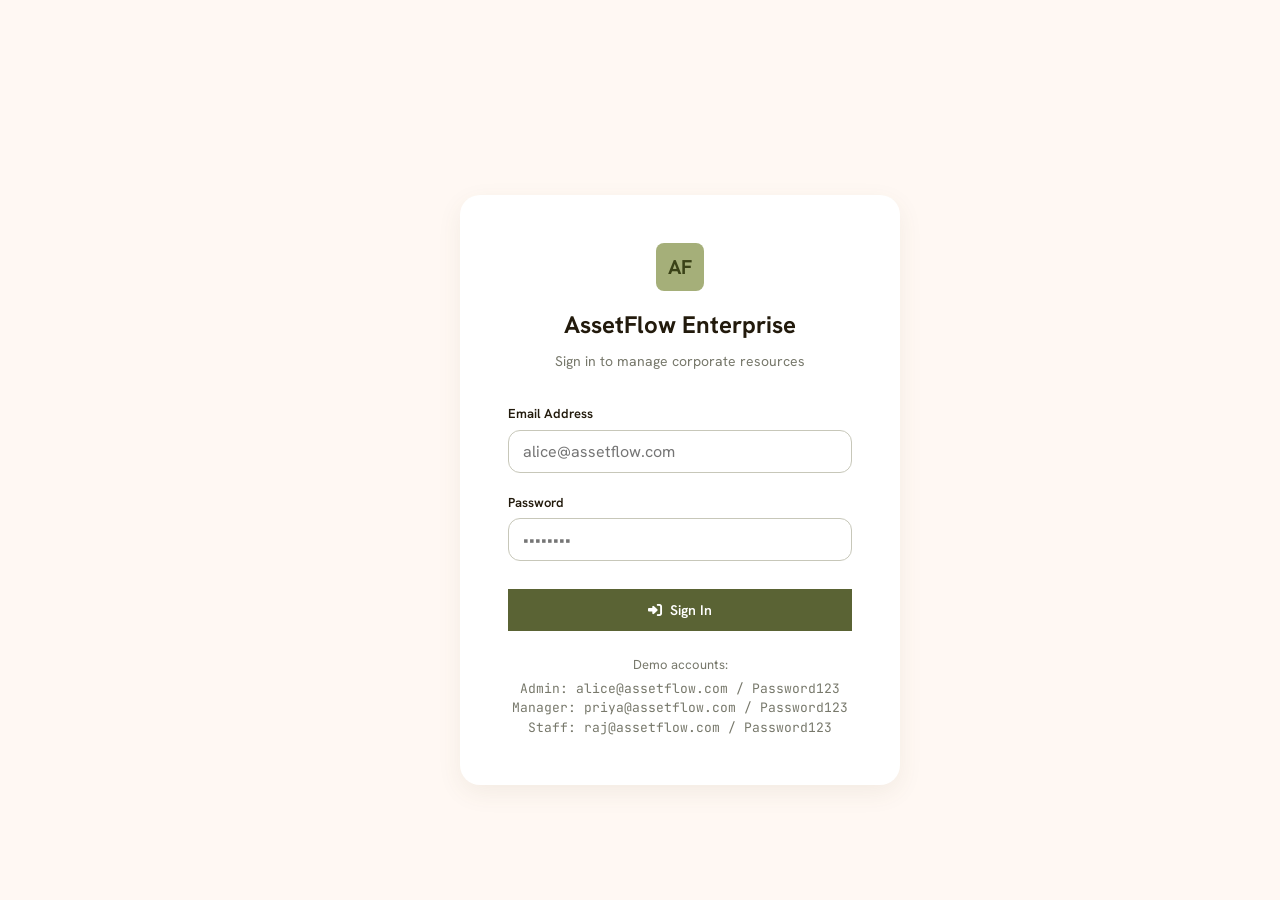
<file: static/index.html>
<!DOCTYPE html>
<html lang="en">

<head>
    <meta charset="UTF-8">
    <meta name="viewport" content="width=device-width, initial-scale=1.0">
    <title>AssetFlow Enterprise - Asset & Resource Management System</title>
    <!-- Style Sheets -->
    <link rel="stylesheet" href="/static/css/styles.css">
    <!-- FontAwesome Icons -->
    <link rel="stylesheet" href="https://cdnjs.cloudflare.com/ajax/libs/font-awesome/6.4.0/css/all.min.css">
</head>

<body>
    <!-- App Container -->
    <div id="app-layout">
        <!-- Sidebar Navigation -->
        <aside id="sidebar" style="display: none;">
            <div class="sidebar-header">
                <div class="logo-icon">AF</div>
                <div class="logo-text">AssetFlow</div>
            </div>
            <nav class="sidebar-nav">
                <a href="#/dashboard" class="nav-item active" data-route="dashboard">
                    <i class="fa-solid fa-chart-line"></i>
                    <span>Dashboard</span>
                </a>
                <a href="#/assets" class="nav-item" data-route="assets">
                    <i class="fa-solid fa-boxes-stacked"></i>
                    <span>Asset Registry</span>
                </a>
                <a href="#/allocations" class="nav-item" data-route="allocations">
                    <i class="fa-solid fa-right-left"></i>
                    <span>Allocations</span>
                </a>
                <a href="#/bookings" class="nav-item" data-route="bookings">
                    <i class="fa-solid fa-calendar-check"></i>
                    <span>Bookings</span>
                </a>
                <a href="#/maintenance" class="nav-item" data-route="maintenance">
                    <i class="fa-solid fa-screwdriver-wrench"></i>
                    <span>Maintenance</span>
                </a>
                <a href="#/audits" class="nav-item" data-route="audits">
                    <i class="fa-solid fa-clipboard-check"></i>
                    <span>Audit</span>
                </a>
                <a href="#/reports" class="nav-item" data-route="reports">
                    <i class="fa-solid fa-chart-pie"></i>
                    <span>Reports</span>
                </a>
                <a href="#/org" class="nav-item" data-route="org">
                    <i class="fa-solid fa-sitemap"></i>
                    <span>Organization</span>
                </a>
                <a href="#/logs" class="nav-item" data-route="logs">
                    <i class="fa-solid fa-clock-rotate-left"></i>
                    <span>Notification</span>
                </a>
            </nav>
            <div class="sidebar-footer" id="sidebar-user-profile">
                <div class="user-avatar" id="profile-avatar">??</div>
                <div class="user-info">
                    <div class="user-name" id="profile-name">Guest User</div>
                    <div class="user-role" id="profile-role">LOADING</div>
                </div>
            </div>
        </aside>

        <!-- Main Content Area -->
        <div id="main-container">
            <!-- Header Top Bar -->
            <header id="top-bar" style="display: none;">
                <h1 class="page-title" id="page-title-label">Dashboard</h1>
                <div class="top-bar-actions">
                    <div class="notification-badge" id="btn-notifications-view" onclick="window.location.hash='#/logs'">
                        <i class="fa-regular fa-bell fa-lg"></i>
                        <div class="badge-dot" id="unread-notifications-dot" style="display: none;"></div>
                    </div>
                    <button class="btn btn-outline" id="btn-logout" style="padding: 6px 12px; font-size: 13px;">
                        <i class="fa-solid fa-arrow-right-from-bracket"></i> Logout
                    </button>
                </div>
            </header>

            <!-- Content Canvas -->
            <main id="content-canvas">
                <div
                    style="display: flex; flex-direction: column; align-items: center; justify-content: center; height: 100%;">
                    <i class="fa-solid fa-spinner fa-spin fa-2xl"
                        style="color: var(--primary); margin-bottom: 16px;"></i>
                    <p style="font-weight: 500; color: var(--outline);">Booting AssetFlow ERP...</p>
                </div>
            </main>
        </div>
    </div>

    <!-- Generic Modal Overlay Container -->
    <div class="modal-overlay" id="modal-container-overlay">
        <div class="modal-container">
            <div class="modal-header">
                <h3 class="modal-title" id="global-modal-title">Modal Title</h3>
                <button class="modal-close" id="global-modal-close-btn">&times;</button>
            </div>
            <div class="modal-body" id="global-modal-body-content">
                <!-- Injected Form or Info -->
            </div>
            <div class="modal-footer" id="global-modal-footer-actions">
                <button class="btn btn-outline" id="global-modal-cancel">Cancel</button>
                <button class="btn btn-primary" id="global-modal-submit">Submit</button>
            </div>
        </div>
    </div>

    <!-- Toast Notifications -->
    <div id="toast-container"></div>

    <!-- App Orchestration Script -->
    <script type="module" src="/static/js/app.js"></script>
</body>

</html>
</file>
<file: static/css/styles.css>
/* Import Google Fonts */
@import url('https://fonts.googleapis.com/css2?family=Hanken+Grotesk:wght@300;400;500;600;700;800&family=JetBrains+Mono:wght@400;500;600;700&display=swap');

:root {
    /* Color Palette */
    --background: #fff8f3;
    --on-background: #221a0c;
    --surface: #ffffff;
    --surface-dim: #e8d8c1;
    --surface-container-low: #fff2e1;
    --surface-container: #fcecd4;
    --surface-container-high: #f7e6ce;
    --surface-container-highest: #f1e0c9;
    
    --primary: #5a6334;
    --on-primary: #ffffff;
    --primary-container: #a5af79;
    --on-primary-container: #3a4217;
    
    --secondary: #6c5d36;
    --on-secondary: #ffffff;
    --secondary-container: #f4deac;
    
    --tertiary: #895032;
    --on-tertiary: #ffffff;
    --tertiary-container: #e09976;
    
    --error: #ba1a1a;
    --on-error: #ffffff;
    --error-container: #ffdad6;
    --on-error-container: #93000a;
    
    --outline: #77786b;
    --outline-variant: #c7c7b9;
    
    --status-active: #A5AF79;
    --status-error: #D97B7B;
    --status-inactive: #D1C7B7;
    
    /* Typography */
    --font-sans: 'Hanken Grotesk', sans-serif;
    --font-mono: 'JetBrains Mono', monospace;
    
    /* Shapes & Spacing */
    --radius-sm: 8px;
    --radius-md: 12px;
    --radius-lg: 16px;
    --radius-xl: 20px;
    --radius-pill: 9999px;
    
    --spacing-base: 8px;
    --sidebar-width: 260px;
    --transition-fast: 0.15s ease;
    --transition-normal: 0.25s cubic-bezier(0.4, 0, 0.2, 1);
    
    /* Shadows */
    --shadow-soft: 0 4px 12px rgba(108, 93, 54, 0.05);
    --shadow-medium: 0 8px 24px rgba(108, 93, 54, 0.08);
    --shadow-modal: 0 16px 40px rgba(34, 26, 12, 0.15);
}

/* Reset */
* {
    box-sizing: border-box;
    margin: 0;
    padding: 0;
}

body {
    font-family: var(--font-sans);
    background-color: var(--background);
    color: var(--on-background);
    height: 100vh;
    overflow: hidden;
    line-height: 1.5;
    -webkit-font-smoothing: antialiased;
}

button, input, select, textarea {
    font-family: inherit;
    font-size: inherit;
    color: inherit;
}

/* Layout Shell */
#app-layout {
    display: flex;
    height: 100vh;
    width: 100vw;
}

/* Sidebar Styling */
#sidebar {
    width: var(--sidebar-width);
    background-color: var(--secondary);
    color: #FDF9F3;
    display: flex;
    flex-direction: column;
    flex-shrink: 0;
    height: 100%;
    z-index: 10;
    transition: var(--transition-normal);
    box-shadow: 4px 0 20px rgba(0, 0, 0, 0.05);
}

.sidebar-header {
    padding: 24px;
    display: flex;
    align-items: center;
    gap: 12px;
    border-bottom: 1px solid rgba(255, 255, 255, 0.08);
}

.logo-icon {
    width: 32px;
    height: 32px;
    background-color: var(--primary-container);
    border-radius: var(--radius-sm);
    display: flex;
    align-items: center;
    justify-content: center;
    font-weight: 700;
    color: var(--on-primary-container);
}

.logo-text {
    font-size: 20px;
    font-weight: 700;
    letter-spacing: -0.02em;
    color: #FFFFFF;
}

.sidebar-nav {
    flex-grow: 1;
    overflow-y: auto;
    padding: 20px 16px;
    display: flex;
    flex-direction: column;
    gap: 6px;
}

.nav-item {
    display: flex;
    align-items: center;
    gap: 12px;
    padding: 12px 16px;
    text-decoration: none;
    color: rgba(255, 255, 255, 0.7);
    font-weight: 500;
    border-radius: var(--radius-md);
    cursor: pointer;
    transition: var(--transition-fast);
}

.nav-item i {
    font-size: 18px;
    width: 20px;
    text-align: center;
}

.nav-item:hover {
    background-color: rgba(255, 255, 255, 0.05);
    color: #FFFFFF;
}

.nav-item.active {
    background-color: var(--primary-container);
    color: var(--on-primary-container);
    font-weight: 600;
}

.sidebar-footer {
    padding: 16px 24px;
    border-top: 1px solid rgba(255, 255, 255, 0.08);
    display: flex;
    align-items: center;
    gap: 12px;
    cursor: pointer;
}

.user-avatar {
    width: 36px;
    height: 36px;
    background-color: var(--tertiary-container);
    color: var(--on-primary-container);
    border-radius: var(--radius-pill);
    display: flex;
    align-items: center;
    justify-content: center;
    font-weight: 600;
    font-size: 14px;
}

.user-info {
    display: flex;
    flex-direction: column;
    overflow: hidden;
}

.user-name {
    font-size: 14px;
    font-weight: 600;
    white-space: nowrap;
    overflow: hidden;
    text-overflow: ellipsis;
}

.user-role {
    font-size: 11px;
    color: rgba(255, 255, 255, 0.5);
    font-family: var(--font-mono);
    text-transform: uppercase;
}

/* Main Content Area */
#main-container {
    flex-grow: 1;
    display: flex;
    flex-direction: column;
    height: 100%;
    overflow: hidden;
    background-color: var(--background);
}

#top-bar {
    height: 70px;
    background-color: var(--surface);
    border-bottom: 1px solid var(--outline-variant);
    display: flex;
    align-items: center;
    justify-content: space-between;
    padding: 0 40px;
    flex-shrink: 0;
}

.page-title {
    font-size: 24px;
    font-weight: 700;
    letter-spacing: -0.01em;
}

.top-bar-actions {
    display: flex;
    align-items: center;
    gap: 16px;
}

.notification-badge {
    position: relative;
    cursor: pointer;
    padding: 8px;
    border-radius: var(--radius-pill);
    transition: var(--transition-fast);
}

.notification-badge:hover {
    background-color: var(--surface-container);
}

.badge-dot {
    position: absolute;
    top: 6px;
    right: 6px;
    width: 8px;
    height: 8px;
    background-color: var(--error);
    border-radius: 50%;
}

#content-canvas {
    flex-grow: 1;
    padding: 40px;
    overflow-y: auto;
}

/* Page Components */
.kpi-grid {
    display: grid;
    grid-template-columns: repeat(auto-fit, minmax(180px, 1fr));
    gap: 24px;
    margin-bottom: 32px;
}

.kpi-card {
    background-color: var(--surface);
    padding: 24px;
    border-radius: var(--radius-lg);
    box-shadow: var(--shadow-soft);
    display: flex;
    flex-direction: column;
    gap: 8px;
    position: relative;
    overflow: hidden;
}

.kpi-card::before {
    content: '';
    position: absolute;
    top: 0;
    left: 0;
    width: 4px;
    height: 100%;
    background-color: var(--primary);
}

.kpi-card.accent::before {
    background-color: var(--tertiary);
}

.kpi-label {
    font-size: 13px;
    font-family: var(--font-mono);
    color: var(--outline);
    text-transform: uppercase;
    letter-spacing: 0.05em;
}

.kpi-value {
    font-size: 32px;
    font-weight: 700;
    color: var(--on-background);
}

/* Section Cards */
.card {
    background-color: var(--surface);
    border-radius: var(--radius-xl);
    padding: 32px;
    box-shadow: var(--shadow-soft);
    margin-bottom: 24px;
}

.card-header {
    display: flex;
    justify-content: space-between;
    align-items: center;
    margin-bottom: 24px;
}

.card-title {
    font-size: 18px;
    font-weight: 600;
}

/* UI Interactive Elements */
.btn {
    display: inline-flex;
    align-items: center;
    justify-content: center;
    gap: 8px;
    padding: 10px 20px;
    border-radius: var(--radius-btn);
    font-weight: 600;
    font-size: 14px;
    border: none;
    cursor: pointer;
    transition: var(--transition-fast);
    text-decoration: none;
}

.btn-primary {
    background-color: var(--primary);
    color: var(--on-primary);
}

.btn-primary:hover {
    background-color: #4b532b;
    transform: translateY(-1px);
}

.btn-secondary {
    background-color: var(--tertiary);
    color: var(--on-tertiary);
}

.btn-secondary:hover {
    background-color: #724227;
    transform: translateY(-1px);
}

.btn-outline {
    background-color: transparent;
    border: 1px solid var(--outline);
    color: var(--on-background);
}

.btn-outline:hover {
    background-color: var(--surface-container-low);
}

.btn-text {
    background-color: transparent;
    color: var(--primary);
    padding: 6px 12px;
}

.btn-text:hover {
    background-color: rgba(90, 99, 52, 0.08);
}

/* Table Design */
.table-responsive {
    width: 100%;
    overflow-x: auto;
}

table.data-table {
    width: 100%;
    border-collapse: collapse;
    text-align: left;
}

table.data-table th {
    font-family: var(--font-mono);
    font-size: 12px;
    color: var(--outline);
    text-transform: uppercase;
    letter-spacing: 0.05em;
    padding: 16px 20px;
    border-bottom: 2px solid var(--outline-variant);
    font-weight: 600;
}

table.data-table td {
    padding: 16px 20px;
    border-bottom: 1px solid var(--outline-variant);
    font-size: 14px;
    vertical-align: middle;
}

table.data-table tbody tr {
    transition: var(--transition-fast);
}

table.data-table tbody tr:hover {
    background-color: rgba(90, 99, 52, 0.03);
}

/* Status Badges */
.badge {
    display: inline-flex;
    padding: 4px 10px;
    border-radius: var(--radius-pill);
    font-size: 12px;
    font-weight: 600;
    font-family: var(--font-mono);
    text-transform: uppercase;
}

.badge-available {
    background-color: #e8f5e9;
    color: #2e7d32;
}

.badge-allocated {
    background-color: #e3f2fd;
    color: #1565c0;
}

.badge-reserved {
    background-color: #fff3e0;
    color: #e65100;
}

.badge-maintenance {
    background-color: #fbe9e7;
    color: #d84315;
}

.badge-lost {
    background-color: #efebe9;
    color: #4e342e;
}

.badge-retired {
    background-color: #eceff1;
    color: #37474f;
}

/* Search and Filters */
.filter-bar {
    display: flex;
    justify-content: space-between;
    align-items: center;
    gap: 16px;
    margin-bottom: 24px;
}

.search-input-wrapper {
    position: relative;
    flex-grow: 1;
    max-width: 400px;
}

.search-input {
    width: 100%;
    padding: 10px 16px;
    padding-left: 40px;
    background-color: var(--surface-container-low);
    border: 1px solid transparent;
    border-radius: var(--radius-md);
    transition: var(--transition-fast);
    outline: none;
}

.search-input:focus {
    background-color: var(--surface);
    border-color: var(--primary);
    box-shadow: 0 0 0 3px rgba(90, 99, 52, 0.15);
}

.search-icon {
    position: absolute;
    left: 14px;
    top: 50%;
    transform: translateY(-50%);
    color: var(--outline);
}

/* Forms */
.form-grid {
    display: grid;
    grid-template-columns: repeat(auto-fit, minmax(200px, 1fr));
    gap: 20px;
    margin-bottom: 24px;
}

.form-group {
    display: flex;
    flex-direction: column;
    gap: 6px;
}

.form-group.full-width {
    grid-column: 1 / -1;
}

label.form-label {
    font-size: 13px;
    font-weight: 600;
    color: var(--on-background);
}

.form-control {
    padding: 10px 14px;
    border-radius: var(--radius-md);
    border: 1px solid var(--outline-variant);
    background-color: var(--surface);
    outline: none;
    transition: var(--transition-fast);
    width: 100%;
}

.form-control:focus {
    border-color: var(--primary);
    box-shadow: 0 0 0 3px rgba(90, 99, 52, 0.15);
}

/* Modal POPUP overlays */
.modal-overlay {
    position: fixed;
    top: 0;
    left: 0;
    width: 100vw;
    height: 100vh;
    background-color: rgba(34, 26, 12, 0.4);
    backdrop-filter: blur(4px);
    display: flex;
    align-items: center;
    justify-content: center;
    z-index: 100;
    opacity: 0;
    pointer-events: none;
    transition: opacity var(--transition-fast);
}

.modal-overlay.show {
    opacity: 1;
    pointer-events: auto;
}

.modal-container {
    background-color: var(--surface);
    width: 100%;
    max-width: 600px;
    border-radius: var(--radius-xl);
    box-shadow: var(--shadow-modal);
    display: flex;
    flex-direction: column;
    max-height: 85vh;
    transform: translateY(20px);
    transition: transform var(--transition-normal);
}

.modal-overlay.show .modal-container {
    transform: translateY(0);
}

.modal-header {
    padding: 24px 32px;
    border-bottom: 1px solid var(--outline-variant);
    display: flex;
    justify-content: space-between;
    align-items: center;
}

.modal-title {
    font-size: 20px;
    font-weight: 700;
}

.modal-close {
    background: transparent;
    border: none;
    font-size: 20px;
    cursor: pointer;
    color: var(--outline);
}

.modal-body {
    padding: 32px;
    overflow-y: auto;
}

.modal-footer {
    padding: 24px 32px;
    border-top: 1px solid var(--outline-variant);
    display: flex;
    justify-content: flex-end;
    gap: 12px;
}

/* Kanban Board Styling */
.kanban-board {
    display: grid;
    grid-template-columns: repeat(5, minmax(240px, 1fr));
    gap: 20px;
    height: calc(100vh - 240px);
    min-height: 500px;
    overflow-x: auto;
    align-items: start;
}

.kanban-column {
    background-color: var(--surface-container-low);
    border-radius: var(--radius-lg);
    padding: 16px;
    display: flex;
    flex-direction: column;
    max-height: 100%;
    box-shadow: inset 0 2px 8px rgba(0, 0, 0, 0.02);
}

.kanban-column-header {
    display: flex;
    justify-content: space-between;
    align-items: center;
    margin-bottom: 16px;
    padding: 0 4px;
}

.kanban-column-title {
    font-size: 14px;
    font-weight: 700;
    color: var(--on-background);
}

.kanban-column-count {
    font-family: var(--font-mono);
    font-size: 12px;
    background-color: var(--surface-container-high);
    padding: 2px 8px;
    border-radius: var(--radius-pill);
    color: var(--outline);
}

.kanban-cards-container {
    display: flex;
    flex-direction: column;
    gap: 12px;
    overflow-y: auto;
    flex-grow: 1;
    padding-bottom: 20px;
}

.kanban-card {
    background-color: var(--surface);
    border-radius: var(--radius-md);
    padding: 16px;
    box-shadow: var(--shadow-soft);
    cursor: grab;
    transition: transform var(--transition-fast), box-shadow var(--transition-fast);
    border: 1px solid var(--outline-variant);
}

.kanban-card:hover {
    transform: translateY(-2px);
    box-shadow: var(--shadow-medium);
}

.kanban-card-title {
    font-size: 14px;
    font-weight: 600;
    margin-bottom: 8px;
}

.kanban-card-meta {
    font-size: 12px;
    color: var(--outline);
    display: flex;
    justify-content: space-between;
    align-items: center;
    margin-top: 8px;
}

.kanban-card-priority {
    font-size: 10px;
    font-weight: 700;
    font-family: var(--font-mono);
    padding: 2px 6px;
    border-radius: var(--radius-sm);
}

.priority-CRITICAL { background-color: #ffebee; color: #c62828; }
.priority-HIGH { background-color: #fff3e0; color: #ef6c00; }
.priority-MEDIUM { background-color: #e8f5e9; color: #2e7d32; }
.priority-LOW { background-color: #eceff1; color: #546e7a; }

/* Dashboard layout specific panels */
.dashboard-panels {
    display: grid;
    grid-template-columns: 2fr 1fr;
    gap: 24px;
}

/* Timeline Feed */
.timeline {
    display: flex;
    flex-direction: column;
    gap: 20px;
}

.timeline-item {
    display: flex;
    gap: 16px;
    position: relative;
}

.timeline-item::before {
    content: '';
    position: absolute;
    left: 17px;
    top: 36px;
    bottom: -20px;
    width: 2px;
    background-color: var(--outline-variant);
}

.timeline-item:last-child::before {
    display: none;
}

.timeline-icon {
    width: 36px;
    height: 36px;
    background-color: var(--surface-container-high);
    border-radius: var(--radius-pill);
    display: flex;
    align-items: center;
    justify-content: center;
    color: var(--primary);
    flex-shrink: 0;
    z-index: 2;
}

.timeline-content {
    background-color: var(--surface-container-low);
    padding: 16px;
    border-radius: var(--radius-md);
    flex-grow: 1;
}

.timeline-header {
    display: flex;
    justify-content: space-between;
    margin-bottom: 4px;
}

.timeline-title {
    font-size: 14px;
    font-weight: 600;
}

.timeline-time {
    font-size: 12px;
    color: var(--outline);
}

.timeline-desc {
    font-size: 13px;
    color: var(--outline);
}

/* Toast Alert popup */
#toast-container {
    position: fixed;
    bottom: 24px;
    right: 24px;
    display: flex;
    flex-direction: column;
    gap: 12px;
    z-index: 1000;
}

.toast {
    background-color: var(--surface);
    color: var(--on-background);
    padding: 16px 24px;
    border-radius: var(--radius-md);
    box-shadow: var(--shadow-medium);
    border-left: 4px solid var(--primary);
    display: flex;
    align-items: center;
    gap: 12px;
    font-weight: 500;
    font-size: 14px;
    animation: slideIn 0.3s ease forwards;
    max-width: 400px;
}

.toast-success {
    border-left-color: var(--primary);
}

.toast-error {
    border-left-color: var(--error);
}

.toast-info {
    border-left-color: var(--secondary);
}

@keyframes slideIn {
    from {
        transform: translateX(100%);
        opacity: 0;
    }
    to {
        transform: translateX(0);
        opacity: 1;
    }
}

/* Category Grid & Heatmap */
.utilization-list {
    display: flex;
    flex-direction: column;
    gap: 16px;
}

.progress-wrapper {
    display: flex;
    flex-direction: column;
    gap: 6px;
}

.progress-labels {
    display: flex;
    justify-content: space-between;
    font-size: 13px;
}

.progress-bar-bg {
    height: 10px;
    background-color: var(--surface-container);
    border-radius: var(--radius-pill);
    overflow: hidden;
}

.progress-bar-fill {
    height: 100%;
    background-color: var(--primary);
    border-radius: var(--radius-pill);
    transition: width 0.5s ease-out;
}

.heatmap-grid {
    display: grid;
    grid-template-columns: repeat(auto-fill, minmax(120px, 1fr));
    gap: 12px;
}

.heatmap-item {
    background-color: var(--surface-container-low);
    padding: 16px;
    border-radius: var(--radius-md);
    text-align: center;
    border: 1px solid var(--outline-variant);
}

.heatmap-item-val {
    font-size: 20px;
    font-weight: 700;
    color: var(--primary);
}

.heatmap-item-lbl {
    font-size: 12px;
    color: var(--outline);
}

/* Simple Calendar view */
.calendar-view {
    display: grid;
    grid-template-columns: repeat(7, 1fr);
    gap: 8px;
    margin-bottom: 24px;
}

.calendar-header-day {
    text-align: center;
    font-family: var(--font-mono);
    font-size: 11px;
    color: var(--outline);
    text-transform: uppercase;
    padding: 8px 0;
}

.calendar-day {
    background-color: var(--surface-container-low);
    border-radius: var(--radius-sm);
    min-height: 90px;
    padding: 8px;
    display: flex;
    flex-direction: column;
    gap: 6px;
    border: 1px solid transparent;
}

.calendar-day.today {
    border-color: var(--primary);
    background-color: var(--surface);
}

.calendar-day-num {
    font-size: 12px;
    font-weight: 600;
}

.calendar-events {
    display: flex;
    flex-direction: column;
    gap: 4px;
}

.calendar-event {
    font-size: 10px;
    background-color: var(--primary-container);
    color: var(--on-primary-container);
    padding: 2px 6px;
    border-radius: var(--radius-sm);
    white-space: nowrap;
    overflow: hidden;
    text-overflow: ellipsis;
    font-weight: 500;
}

/* Login Page specific layout */
#login-layout {
    display: flex;
    align-items: center;
    justify-content: center;
    height: 100vh;
    width: 100vw;
    background-color: var(--background);
}

.login-card {
    background-color: var(--surface);
    padding: 48px;
    border-radius: var(--radius-xl);
    box-shadow: var(--shadow-medium);
    width: 100%;
    max-width: 440px;
}

.login-header {
    text-align: center;
    margin-bottom: 32px;
}

.login-logo {
    display: inline-flex;
    margin-bottom: 16px;
}

.login-title {
    font-size: 24px;
    font-weight: 700;
    margin-bottom: 8px;
}

.login-subtitle {
    font-size: 14px;
    color: var(--outline);
}
</file>
